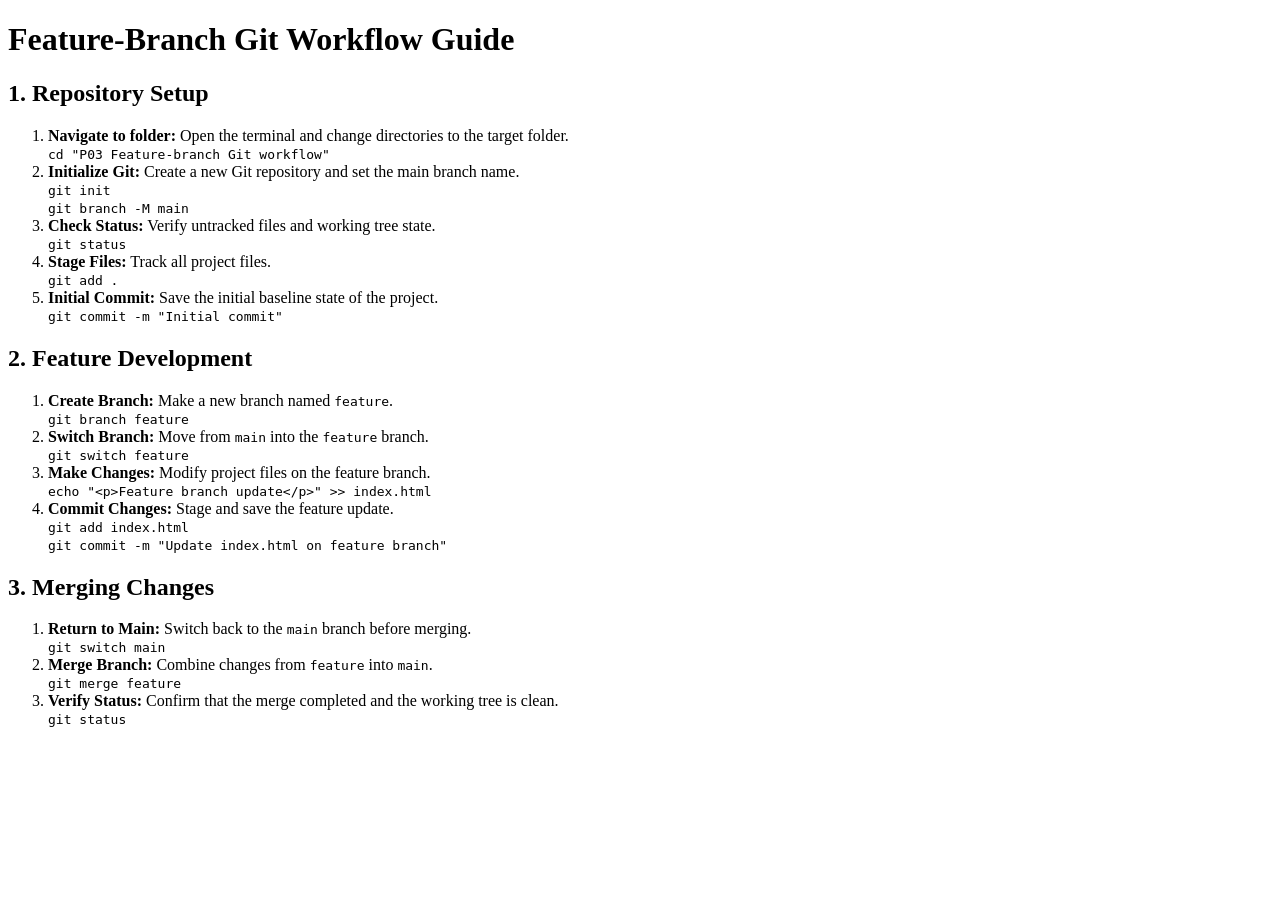
<file: P03 Feature-branch Git workflow/index.html>
<!DOCTYPE html>
<html>
<head>
    
    <title>Feature-Branch Git Workflow</title>
</head>
<body>

    <h1>Feature-Branch Git Workflow Guide</h1>
    
    <h2>1. Repository Setup</h2>
    <ol>
        <li>
            <strong>Navigate to folder:</strong> Open the terminal and change directories to the target folder.
            <br><code>cd "P03 Feature-branch Git workflow"</code>
        </li>
        <li>
            <strong>Initialize Git:</strong> Create a new Git repository and set the main branch name.
            <br><code>git init</code>
            <br><code>git branch -M main</code>
        </li>
        <li>
            <strong>Check Status:</strong> Verify untracked files and working tree state.
            <br><code>git status</code>
        </li>
        <li>
            <strong>Stage Files:</strong> Track all project files.
            <br><code>git add .</code>
        </li>
        <li>
            <strong>Initial Commit:</strong> Save the initial baseline state of the project.
            <br><code>git commit -m "Initial commit"</code>
        </li>
    </ol>

    <h2>2. Feature Development</h2>
    <ol>
        <li>
            <strong>Create Branch:</strong> Make a new branch named <code>feature</code>.
            <br><code>git branch feature</code>
        </li>
        <li>
            <strong>Switch Branch:</strong> Move from <code>main</code> into the <code>feature</code> branch.
            <br><code>git switch feature</code>
        </li>
        <li>
            <strong>Make Changes:</strong> Modify project files on the feature branch.
            <br><code>echo "&lt;p&gt;Feature branch update&lt;/p&gt;" &gt;&gt; index.html</code>
        </li>
        <li>
            <strong>Commit Changes:</strong> Stage and save the feature update.
            <br><code>git add index.html</code>
            <br><code>git commit -m "Update index.html on feature branch"</code>
        </li>
    </ol>

    <h2>3. Merging Changes</h2>
    <ol>
        <li>
            <strong>Return to Main:</strong> Switch back to the <code>main</code> branch before merging.
            <br><code>git switch main</code>
        </li>
        <li>
            <strong>Merge Branch:</strong> Combine changes from <code>feature</code> into <code>main</code>.
            <br><code>git merge feature</code>
        </li>
        <li>
            <strong>Verify Status:</strong> Confirm that the merge completed and the working tree is clean.
            <br><code>git status</code>
        </li>
    </ol>

</body>
</html>
</file>
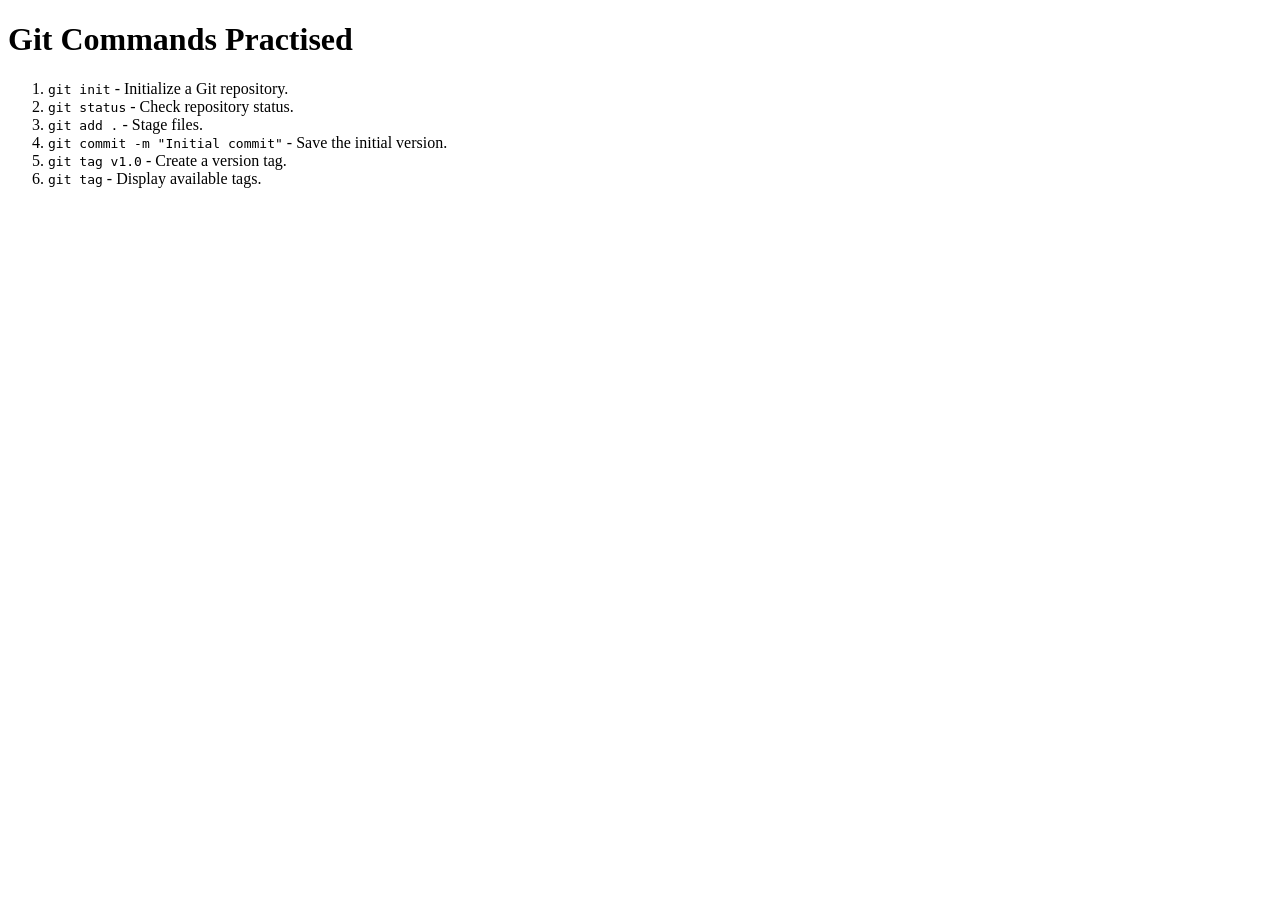
<file: P04 GitHub README and Version Tags/index.html>
<!DOCTYPE html>
<html>
<head>
   
    <title>P4 - Git Commands Practised</title>
</head>
<body>

    <h1>Git Commands Practised</h1>

    <ol>
        <li>
            <code>git init</code> - Initialize a Git repository.
        </li>
        <li>
            <code>git status</code> - Check repository status.
        </li>
        <li>
            <code>git add .</code> - Stage files.
        </li>
        <li>
            <code>git commit -m "Initial commit"</code> - Save the initial version.
        </li>
        <li>
            <code>git tag v1.0</code> - Create a version tag.
        </li>
        <li>
            <code>git tag</code> - Display available tags.
        </li>
    </ol>

</body>
</html>
</file>
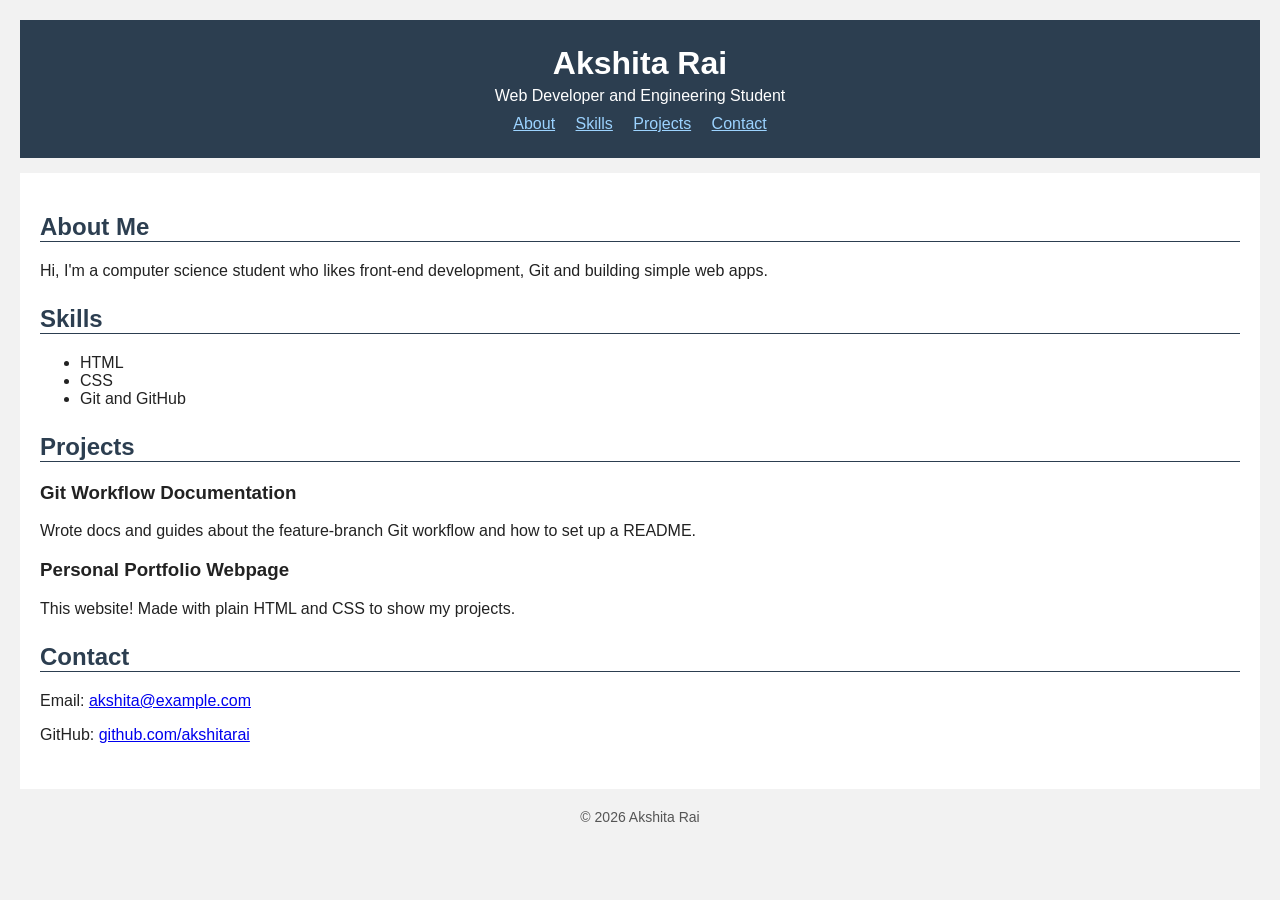
<file: P05 Semantic bio page/index.html>
<!DOCTYPE html>
<html>
<head>
   
    <title>Akshita Rai - Portfolio</title>
    <style>
        body {
            font-family: Arial, sans-serif;
            margin: 0;
            padding: 20px;
            background-color: #f2f2f2;
            color: #222;
        }

        
        header {
            background-color: #2c3e50;
            color: white;
            text-align: center;
            padding: 25px;
        }

        header h1 {
            margin: 0;
        }

        header p {
            margin: 5px 0 10px 0;
        }

        nav a {
            color: #9cd3ff;
            margin: 0 8px;
        }

        main {
            background-color: white;
            padding: 20px;
            margin-top: 15px;
        }

        h2 {
            color: #2c3e50;
            border-bottom: 1px solid #2c3e50;
        }

        section {
            margin-bottom: 25px;
        }

        footer {
            text-align: center;
            margin-top: 20px;
            font-size: 14px;
            color: #555;
        }
    </style>
</head>
<body>

    <header>
        <h1>Akshita Rai</h1>
        <p>Web Developer and Engineering Student</p>
        <nav>
            <a href="#about">About</a>
            <a href="#skills">Skills</a>
            <a href="#projects">Projects</a>
            <a href="#contact">Contact</a>
        </nav>
    </header>

    <main>

       
        <section id="about">
            <h2>About Me</h2>
            <p>Hi, I'm a computer science student who likes front-end development, Git and building simple web apps.</p>
        </section>

        
        <section id="skills">
            <h2>Skills</h2>
            <ul>
                <li>HTML</li>
                <li>CSS</li>
                <li>Git and GitHub</li>
                
            </ul>
        </section>

       
        <section id="projects">
            <h2>Projects</h2>

            <h3>Git Workflow Documentation</h3>
            <p>Wrote docs and guides about the feature-branch Git workflow and how to set up a README.</p>

            <h3>Personal Portfolio Webpage</h3>
            <p>This website! Made with plain HTML and CSS to show my projects.</p>
        </section>

        
        <section id="contact">
            <h2>Contact</h2>
            <p>Email: <a href="mailto:akshita@example.com">akshita@example.com</a></p>
            <p>GitHub: <a href="https://github.com/akshitarai" target="_blank">github.com/akshitarai</a></p>
        </section>

    </main>

    <footer>
        <p>&copy; 2026 Akshita Rai</p>
    </footer>

</body>
</html>
</file>
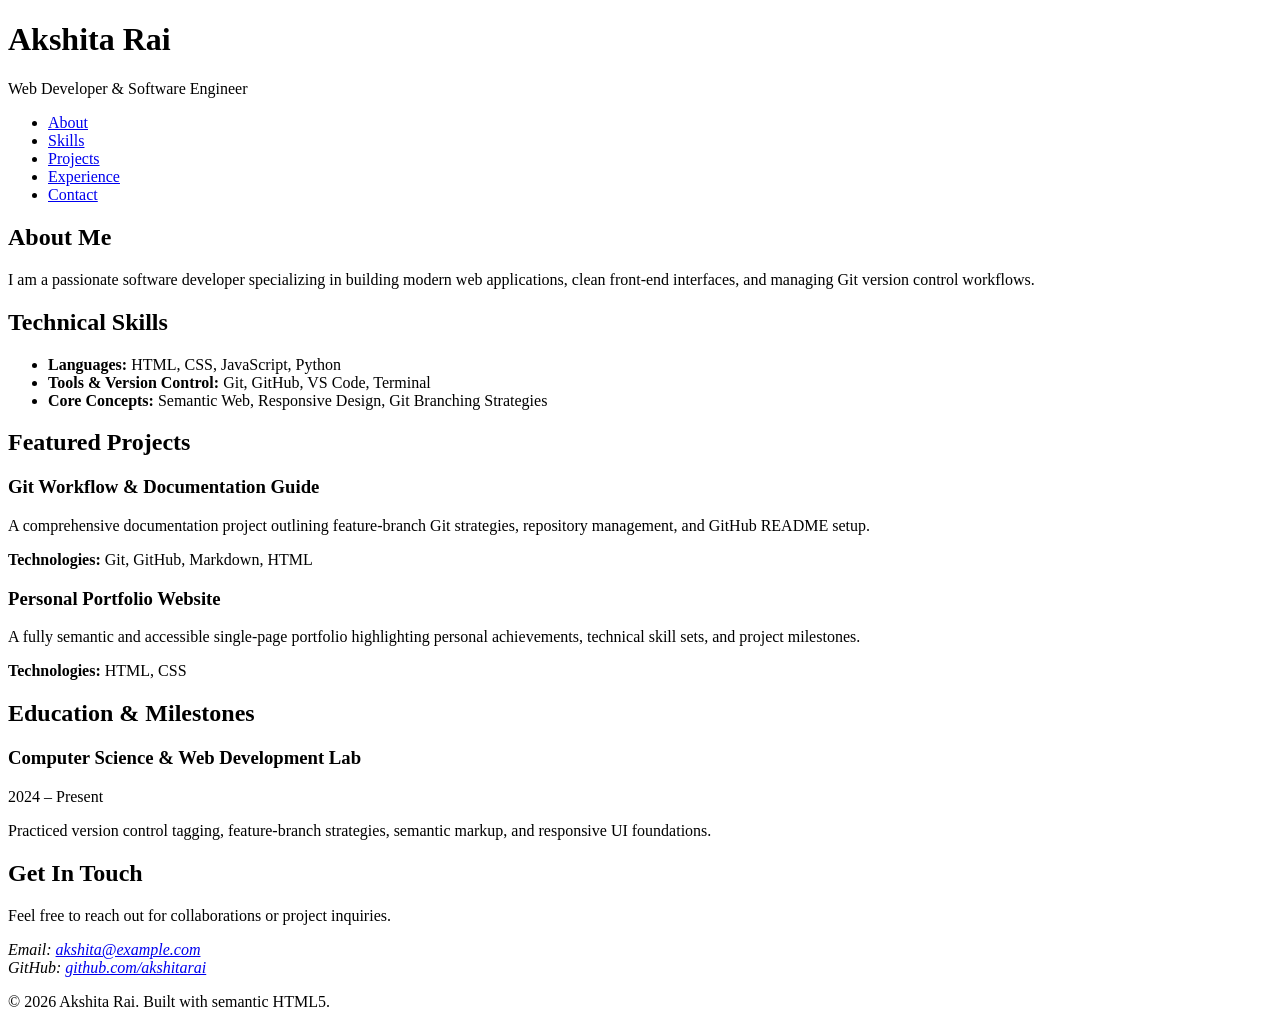
<file: P06 Full portfolio page structure in semantic HTML/index.html>
<!DOCTYPE html>
<html>
<head>
    
    <title>Akshita Rai | Developer Portfolio</title>
</head>
<body>

   
    <header>
        <h1>Akshita Rai</h1>
        <p>Web Developer & Software Engineer</p>
        <nav>
            <ul>
                <li><a href="#about">About</a></li>
                <li><a href="#skills">Skills</a></li>
                <li><a href="#projects">Projects</a></li>
                <li><a href="#experience">Experience</a></li>
                <li><a href="#contact">Contact</a></li>
            </ul>
        </nav>
    </header>

    
    <main>

        
        <section id="about">
            <h2>About Me</h2>
            <p>I am a passionate software developer specializing in building modern web applications, clean front-end interfaces, and managing Git version control workflows.</p>
        </section>

       
        <section id="skills">
            <h2>Technical Skills</h2>
            <ul>
                <li><strong>Languages:</strong> HTML, CSS, JavaScript, Python</li>
                <li><strong>Tools & Version Control:</strong> Git, GitHub, VS Code, Terminal</li>
                <li><strong>Core Concepts:</strong> Semantic Web, Responsive Design, Git Branching Strategies</li>
            </ul>
        </section>

       
        <section id="projects">
            <h2>Featured Projects</h2>

            <article>
                <h3>Git Workflow & Documentation Guide</h3>
                <p>A comprehensive documentation project outlining feature-branch Git strategies, repository management, and GitHub README setup.</p>
                <p><strong>Technologies:</strong> Git, GitHub, Markdown, HTML</p>
            </article>

            <article>
                <h3>Personal Portfolio Website</h3>
                <p>A fully semantic and accessible single-page portfolio highlighting personal achievements, technical skill sets, and project milestones.</p>
                <p><strong>Technologies:</strong> HTML, CSS</p>
            </article>
        </section>

        
        <section id="experience">
            <h2>Education & Milestones</h2>
            <article>
                <h3>Computer Science & Web Development Lab</h3>
                <p><time datetime="2024">2024</time> – Present</p>
                <p>Practiced version control tagging, feature-branch strategies, semantic markup, and responsive UI foundations.</p>
            </article>
        </section>

       
        <section id="contact">
            <h2>Get In Touch</h2>
            <p>Feel free to reach out for collaborations or project inquiries.</p>
            <address>
                Email: <a href="mailto:akshita@example.com">akshita@example.com</a><br>
                GitHub: <a href="https://github.com" target="_blank" rel="noopener">github.com/akshitarai</a>
            </address>
        </section>

    </main>

   
    <footer>
        <p>&copy; 2026 Akshita Rai. Built with semantic HTML5.</p>
    </footer>

</body>
</html>
</file>
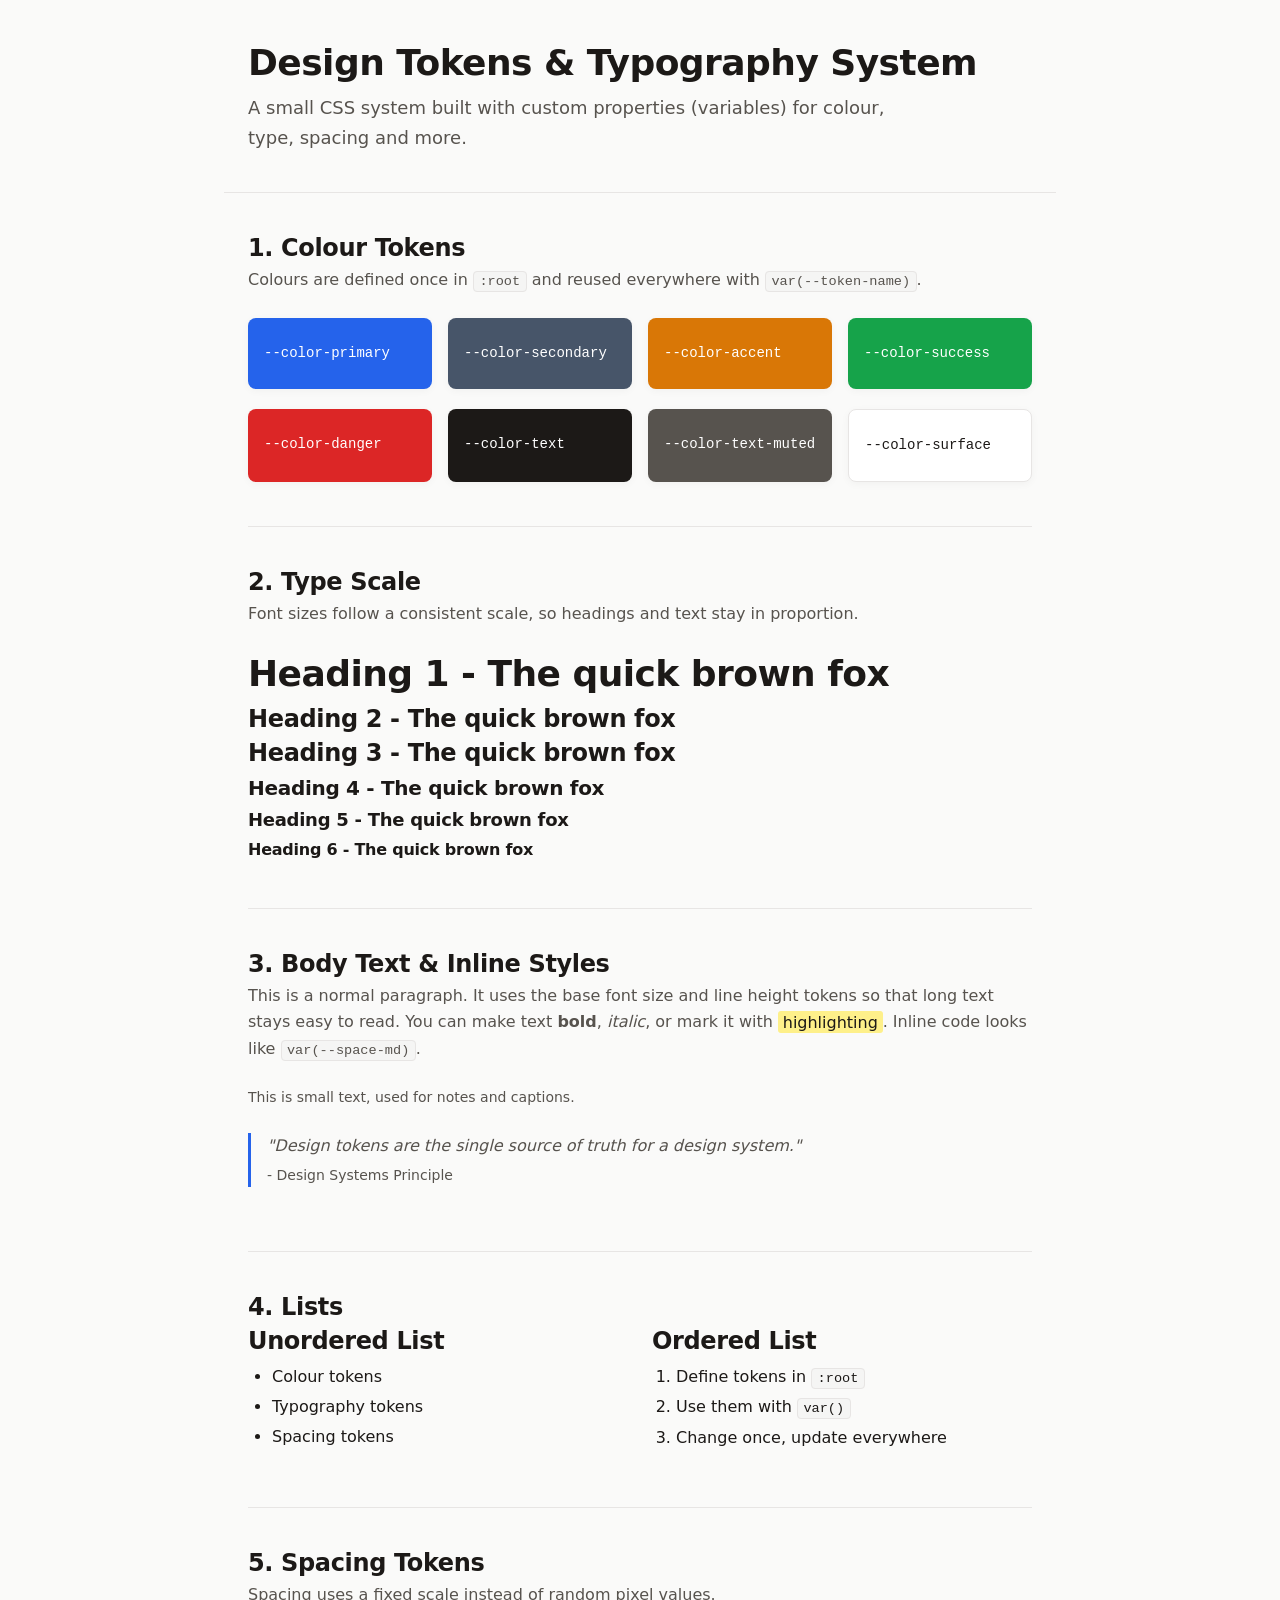
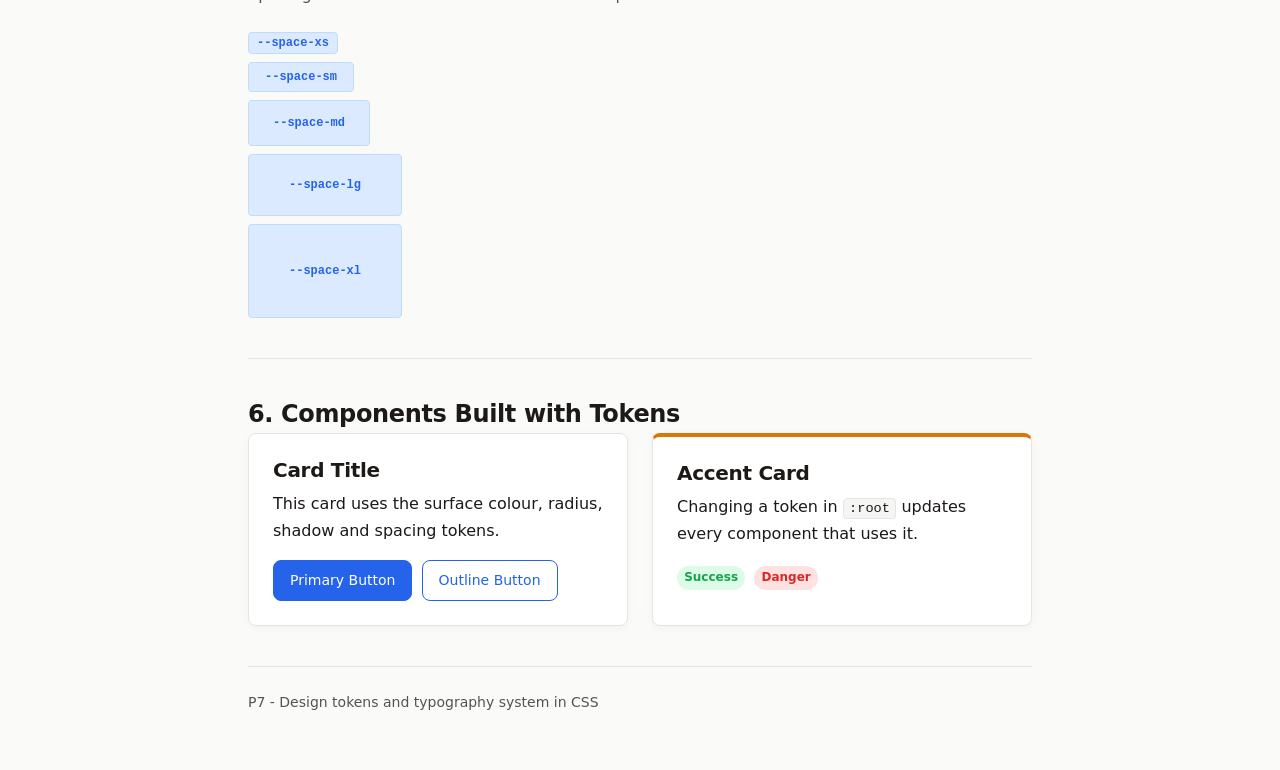
<file: P07 Design tokens and typography system in CSS/index.html>
<!DOCTYPE html>
<html>
<head>
    
    <title>P7 - Design Tokens and Typography System</title>
    <link rel="stylesheet" href="style.css">
</head>
<body>

    <header class="site-header">
        <h1>Design Tokens &amp; Typography System</h1>
        <p class="lead">A small CSS system built with custom properties (variables) for colour, type, spacing and more.</p>
    </header>

    <main class="container">

        
        <section>
            <h2>1. Colour Tokens</h2>
            <p>Colours are defined once in <code>:root</code> and reused everywhere with <code>var(--token-name)</code>.</p>
            <ul class="swatches">
                <li class="swatch swatch-primary">--color-primary</li>
                <li class="swatch swatch-secondary">--color-secondary</li>
                <li class="swatch swatch-accent">--color-accent</li>
                <li class="swatch swatch-success">--color-success</li>
                <li class="swatch swatch-danger">--color-danger</li>
                <li class="swatch swatch-text">--color-text</li>
                <li class="swatch swatch-muted">--color-text-muted</li>
                <li class="swatch swatch-surface">--color-surface</li>
            </ul>
        </section>

       
        <section>
            <h2>2. Type Scale</h2>
            <p>Font sizes follow a consistent scale, so headings and text stay in proportion.</p>
            <h1>Heading 1 - The quick brown fox</h1>
            <h2>Heading 2 - The quick brown fox</h2>
            <h3>Heading 3 - The quick brown fox</h3>
            <h4>Heading 4 - The quick brown fox</h4>
            <h5>Heading 5 - The quick brown fox</h5>
            <h6>Heading 6 - The quick brown fox</h6>
        </section>
      
        <section>
            <h2>3. Body Text &amp; Inline Styles</h2>
            <p>
                This is a normal paragraph. It uses the base font size and line height tokens so that long
                text stays easy to read. You can make text <strong>bold</strong>, <em>italic</em>,
                or mark it with <mark>highlighting</mark>. Inline code looks like <code>var(--space-md)</code>.
            </p>
            <p class="small">This is small text, used for notes and captions.</p>
            <blockquote>
                "Design tokens are the single source of truth for a design system."
                <cite>- Design Systems Principle</cite>
            </blockquote>
        </section>

      
        <section>
            <h2>4. Lists</h2>
            <div class="grid-two">
                <div>
                    <h3>Unordered List</h3>
                    <ul>
                        <li>Colour tokens</li>
                        <li>Typography tokens</li>
                        <li>Spacing tokens</li>
                    </ul>
                </div>
                <div>
                    <h3>Ordered List</h3>
                    <ol>
                        <li>Define tokens in <code>:root</code></li>
                        <li>Use them with <code>var()</code></li>
                        <li>Change once, update everywhere</li>
                    </ol>
                </div>
            </div>
        </section>

        
        <section>
            <h2>5. Spacing Tokens</h2>
            <p>Spacing uses a fixed scale instead of random pixel values.</p>
            <div class="spacing-demo">
                <div class="space-bar space-xs">--space-xs</div>
                <div class="space-bar space-sm">--space-sm</div>
                <div class="space-bar space-md">--space-md</div>
                <div class="space-bar space-lg">--space-lg</div>
                <div class="space-bar space-xl">--space-xl</div>
            </div>
        </section>

       
        <section>
            <h2>6. Components Built with Tokens</h2>
            <div class="grid-two">
                <article class="card">
                    <h3>Card Title</h3>
                    <p>This card uses the surface colour, radius, shadow and spacing tokens.</p>
                    <a href="#" class="btn">Primary Button</a>
                    <a href="#" class="btn btn-outline">Outline Button</a>
                </article>
                <article class="card card-accent">
                    <h3>Accent Card</h3>
                    <p>Changing a token in <code>:root</code> updates every component that uses it.</p>
                    <span class="badge badge-success">Success</span>
                    <span class="badge badge-danger">Danger</span>
                </article>
            </div>
        </section>

    </main>

    <footer class="site-footer">
        <p>P7 - Design tokens and typography system in CSS</p>
    </footer>

</body>
</html>
</file>
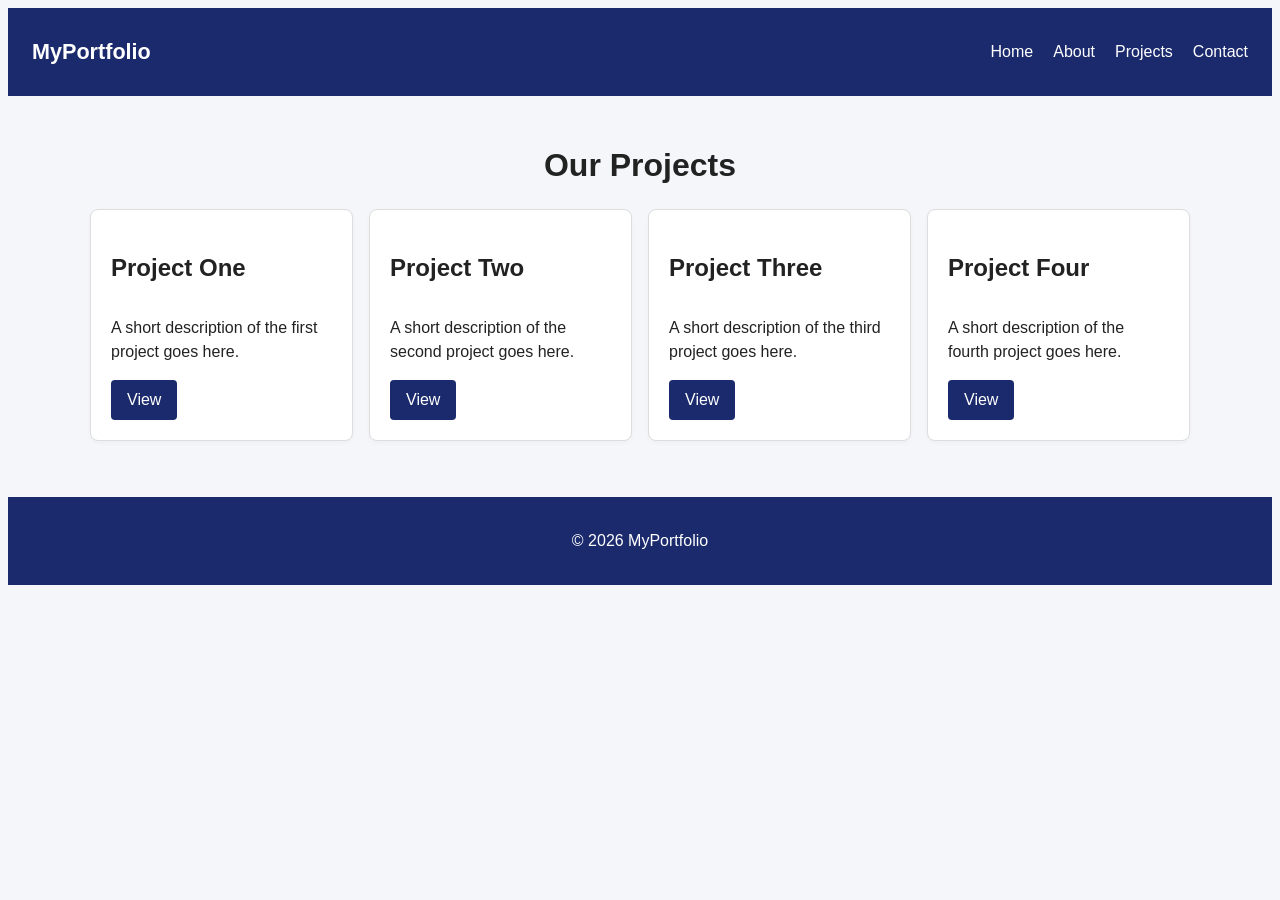
<file: P09 Responsive navbar and card grid using Flexbox/index.html>
<!DOCTYPE html>
<html>
<head>
 
  <title>Responsive Navbar and Cards</title>
  <link rel="stylesheet" href="style.css">
</head>
<body>

  <header class="navbar">
    <div class="logo">MyPortfolio</div>
    <nav>
      <ul class="nav-links">
        <li><a href="#">Home</a></li>
        <li><a href="#">About</a></li>
        <li><a href="#">Projects</a></li>
        <li><a href="#">Contact</a></li>
      </ul>
    </nav>
  </header>

  <main class="container">
    <h1>Our Projects</h1>

    <section class="cards">
      <article class="card">
        <h2>Project One</h2>
        <p>A short description of the first project goes here.</p>
        <a href="#" class="btn">View</a>
      </article>

      <article class="card">
        <h2>Project Two</h2>
        <p>A short description of the second project goes here.</p>
        <a href="#" class="btn">View</a>
      </article>

      <article class="card">
        <h2>Project Three</h2>
        <p>A short description of the third project goes here.</p>
        <a href="#" class="btn">View</a>
      </article>

      <article class="card">
        <h2>Project Four</h2>
        <p>A short description of the fourth project goes here.</p>
        <a href="#" class="btn">View</a>
      </article>
    </section>
  </main>

  <footer class="footer">
    <p>&copy; 2026 MyPortfolio</p>
  </footer>

</body>
</html>
</file>
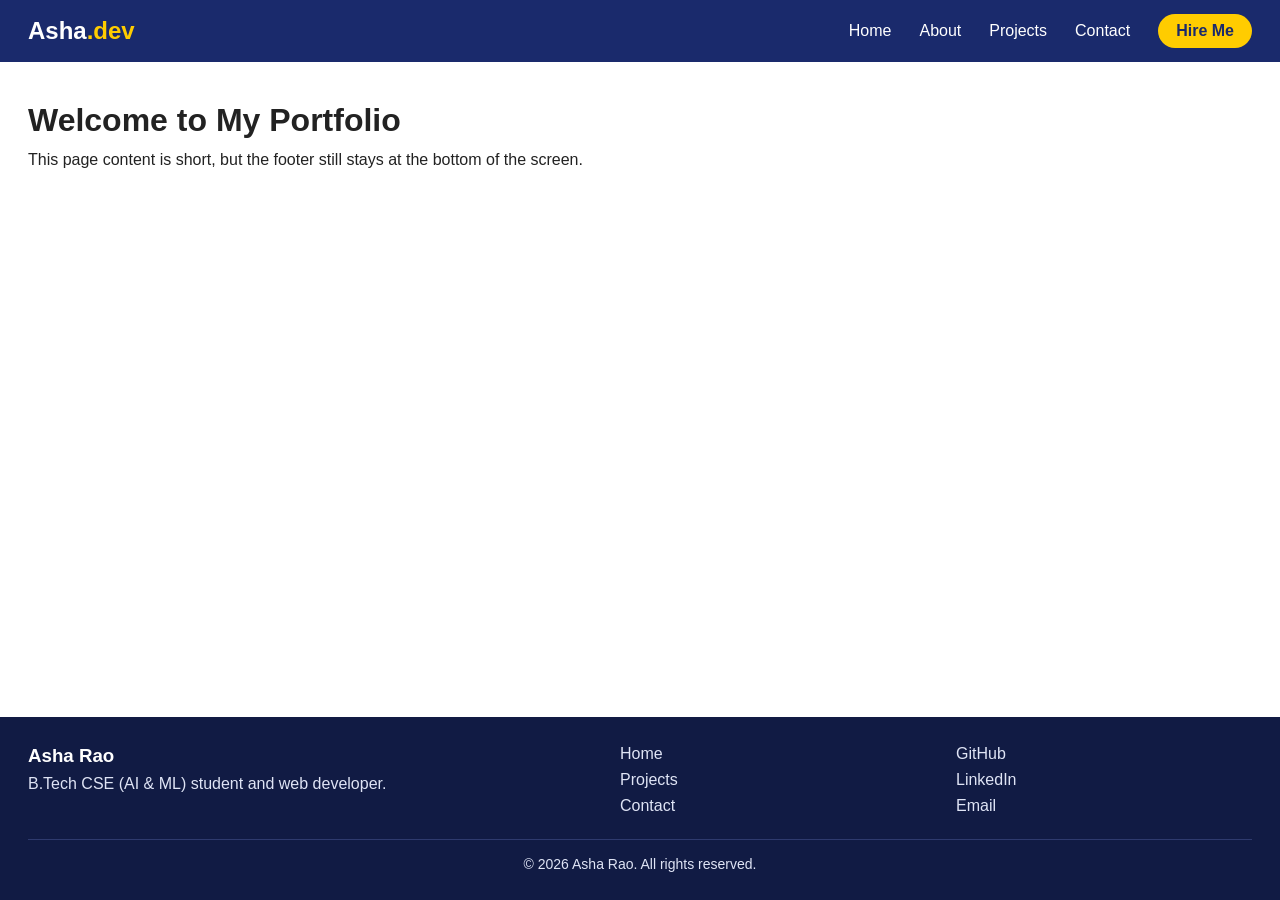
<file: P10 Portfolio header and footer with advanced Flexbox/index.html>
<!DOCTYPE html>
<html lang="en">
<head>
  <meta charset="UTF-8">
  <meta name="viewport" content="width=device-width, initial-scale=1.0">
  <title>Portfolio Header and Footer</title>
  <link rel="stylesheet" href="style.css">
</head>
<body>

  <header class="site-header">
    <a href="#" class="brand">Asha<span>.dev</span></a>

    <nav class="main-nav">
      <ul class="nav-list">
        <li><a href="#">Home</a></li>
        <li><a href="#">About</a></li>
        <li><a href="#">Projects</a></li>
        <li><a href="#">Contact</a></li>
      </ul>
    </nav>

    <a href="#" class="hire-btn">Hire Me</a>
  </header>

  <main class="content">
    <h1>Welcome to My Portfolio</h1>
    <p>This page content is short, but the footer still stays at the bottom of the screen.</p>
  </main>

  <footer class="site-footer">
    <div class="footer-about">
      <h3>Asha Rao</h3>
      <p>B.Tech CSE (AI &amp; ML) student and web developer.</p>
    </div>

    <ul class="footer-links">
      <li><a href="#">Home</a></li>
      <li><a href="#">Projects</a></li>
      <li><a href="#">Contact</a></li>
    </ul>

    <ul class="social-links">
      <li><a href="#">GitHub</a></li>
      <li><a href="#">LinkedIn</a></li>
      <li><a href="#">Email</a></li>
    </ul>

    <p class="copyright">&copy; 2026 Asha Rao. All rights reserved.</p>
  </footer>

</body>
</html>
</file>
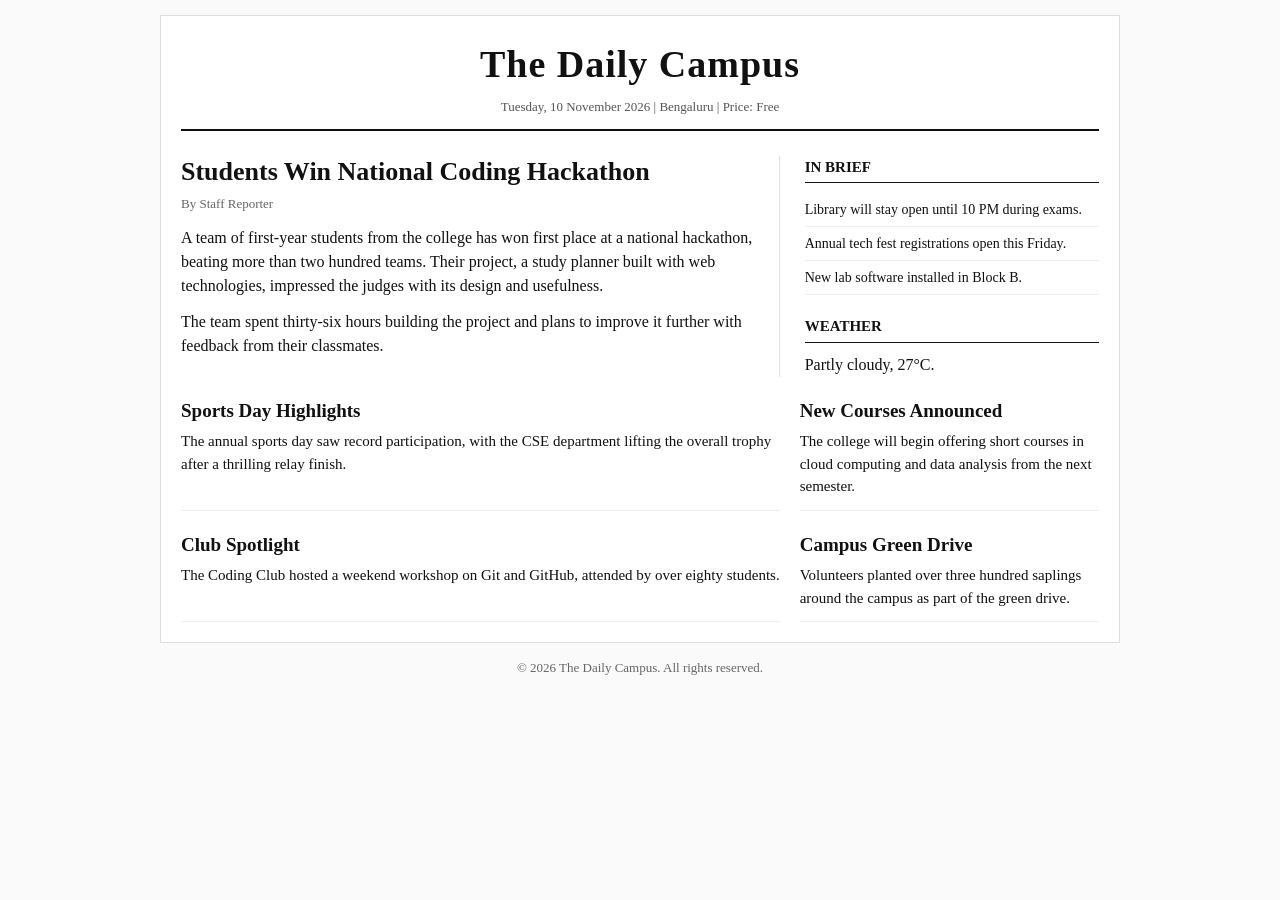
<file: P11  Newspaper-style three-column layout with CSS Grid/index.html>
<!DOCTYPE html>
<html>
<head>
  
  <title>The Daily Campus</title>
  <link rel="stylesheet" href="style.css">
</head>
<body>

  <div class="newspaper">

    <header class="masthead">
      <h1>The Daily Campus</h1>
      <p class="dateline">Tuesday, 10 November 2026 | Bengaluru | Price: Free</p>
    </header>

    <article class="lead">
      <h2>Students Win National Coding Hackathon</h2>
      <p class="byline">By Staff Reporter</p>
      <p>A team of first-year students from the college has won first place at a national
         hackathon, beating more than two hundred teams. Their project, a study planner
         built with web technologies, impressed the judges with its design and usefulness.</p>
      <p>The team spent thirty-six hours building the project and plans to improve it
         further with feedback from their classmates.</p>
    </article>

    <aside class="sidebar">
      <h3>In Brief</h3>
      <ul>
        <li>Library will stay open until 10 PM during exams.</li>
        <li>Annual tech fest registrations open this Friday.</li>
        <li>New lab software installed in Block B.</li>
      </ul>
      <h3>Weather</h3>
      <p>Partly cloudy, 27&deg;C.</p>
    </aside>

    <article class="story">
      <h2>Sports Day Highlights</h2>
      <p>The annual sports day saw record participation, with the CSE department
         lifting the overall trophy after a thrilling relay finish.</p>
    </article>

    <article class="story">
      <h2>New Courses Announced</h2>
      <p>The college will begin offering short courses in cloud computing and
         data analysis from the next semester.</p>
    </article>

    <article class="story">
      <h2>Club Spotlight</h2>
      <p>The Coding Club hosted a weekend workshop on Git and GitHub, attended
         by over eighty students.</p>
    </article>

    <article class="story">
      <h2>Campus Green Drive</h2>
      <p>Volunteers planted over three hundred saplings around the campus as part
         of the green drive.</p>
    </article>

  </div>

  <footer class="footer">
    <p>&copy; 2026 The Daily Campus. All rights reserved.</p>
  </footer>

</body>
</html>
</file>
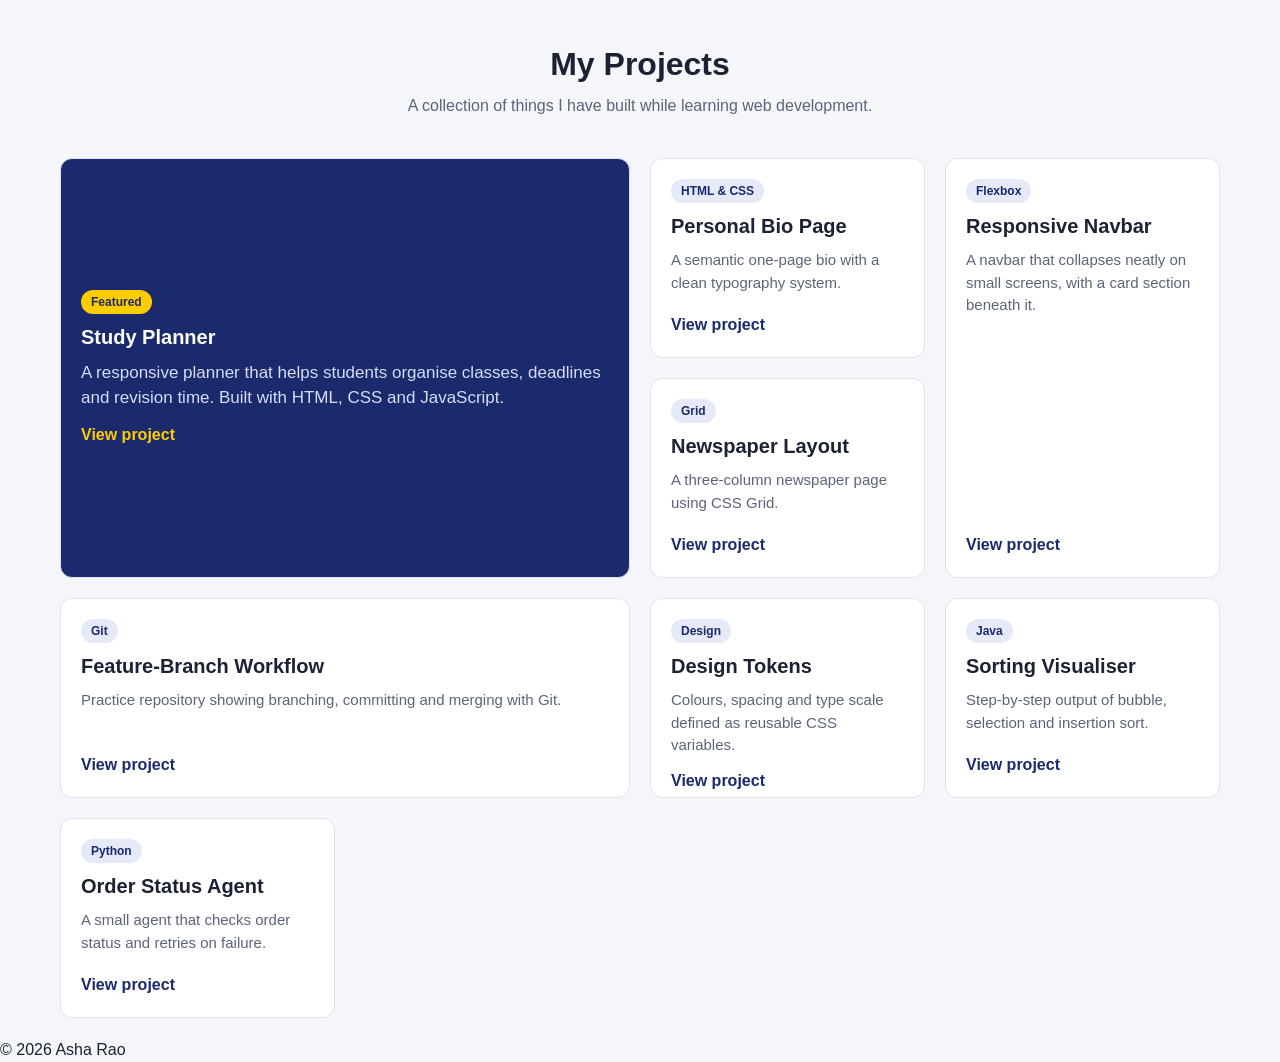
<file: P12 Portfolio projects grid with advanced CSS Grid/index.html>
<!DOCTYPE html>
<html>
<head>

  <title>Portfolio Projects</title>
  <link rel="stylesheet" href="style.css">
</head>
<body>

  <header class="page-header">
    <h1>My Projects</h1>
    <p>A collection of things I have built while learning web development.</p>
  </header>

  <main class="projects">

    <article class="project featured">
      <span class="tag">Featured</span>
      <h2>Study Planner</h2>
      <p>A responsive planner that helps students organise classes, deadlines and revision
         time. Built with HTML, CSS and JavaScript.</p>
      <a href="#" class="link">View project</a>
    </article>

    <article class="project">
      <span class="tag">HTML &amp; CSS</span>
      <h2>Personal Bio Page</h2>
      <p>A semantic one-page bio with a clean typography system.</p>
      <a href="#" class="link">View project</a>
    </article>

    <article class="project tall">
      <span class="tag">Flexbox</span>
      <h2>Responsive Navbar</h2>
      <p>A navbar that collapses neatly on small screens, with a card section beneath it.</p>
      <a href="#" class="link">View project</a>
    </article>

    <article class="project">
      <span class="tag">Grid</span>
      <h2>Newspaper Layout</h2>
      <p>A three-column newspaper page using CSS Grid.</p>
      <a href="#" class="link">View project</a>
    </article>

    <article class="project wide">
      <span class="tag">Git</span>
      <h2>Feature-Branch Workflow</h2>
      <p>Practice repository showing branching, committing and merging with Git.</p>
      <a href="#" class="link">View project</a>
    </article>

    <article class="project">
      <span class="tag">Design</span>
      <h2>Design Tokens</h2>
      <p>Colours, spacing and type scale defined as reusable CSS variables.</p>
      <a href="#" class="link">View project</a>
    </article>

    <article class="project">
      <span class="tag">Java</span>
      <h2>Sorting Visualiser</h2>
      <p>Step-by-step output of bubble, selection and insertion sort.</p>
      <a href="#" class="link">View project</a>
    </article>

    <article class="project">
      <span class="tag">Python</span>
      <h2>Order Status Agent</h2>
      <p>A small agent that checks order status and retries on failure.</p>
      <a href="#" class="link">View project</a>
    </article>

  </main>

  <footer class="page-footer">
    <p>&copy; 2026 Asha Rao</p>
  </footer>

</body>
</html>
</file>
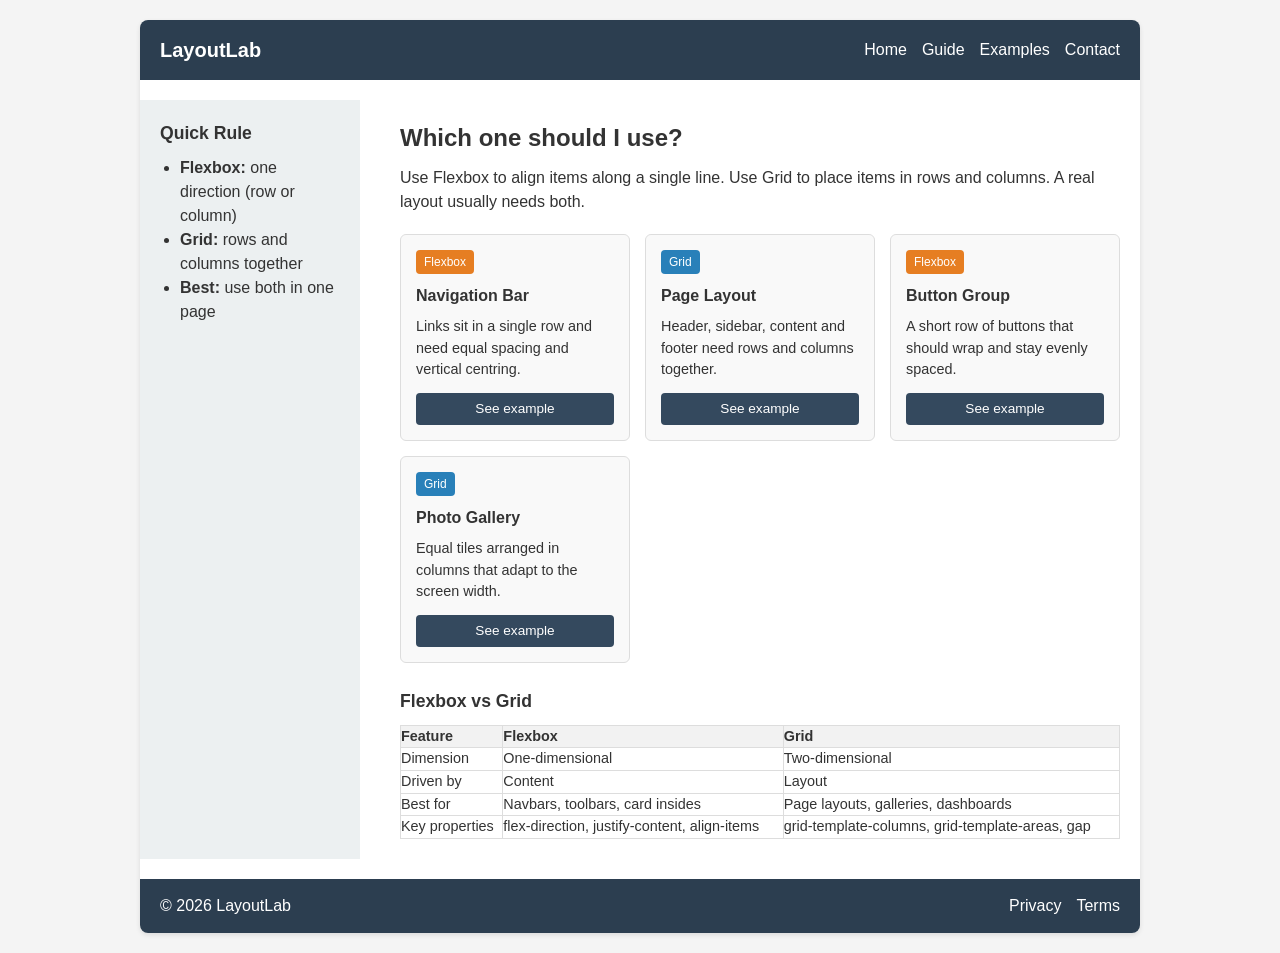
<file: P13 Choosing between Flexbox and Grid for a shared layout/index.html>
<!DOCTYPE html>
<html>
<head>

  <title>Flexbox and Grid Together</title>
  <link rel="stylesheet" href="style.css">
</head>
<body>


  <div class="page">

   
    <header class="navbar">
      <div class="logo">LayoutLab</div>
      <nav>
        <ul class="nav-links">
          <li><a href="#">Home</a></li>
          <li><a href="#">Guide</a></li>
          <li><a href="#">Examples</a></li>
          <li><a href="#">Contact</a></li>
        </ul>
      </nav>
    </header>

   
    <aside class="sidebar">
      <h2>Quick Rule</h2>
      <ul>
        <li><strong>Flexbox:</strong> one direction (row or column)</li>
        <li><strong>Grid:</strong> rows and columns together</li>
        <li><strong>Best:</strong> use both in one page</li>
      </ul>
    </aside>

    <main class="main">

      <section class="intro">
        <h1>Which one should I use?</h1>
        <p>Use Flexbox to align items along a single line. Use Grid to place items
           in rows and columns. A real layout usually needs both.</p>
      </section>

    
      <section class="cards">

       
        <article class="card">
          <span class="badge flex">Flexbox</span>
          <h3>Navigation Bar</h3>
          <p>Links sit in a single row and need equal spacing and vertical centring.</p>
          <a href="#" class="btn">See example</a>
        </article>

        <article class="card">
          <span class="badge grid">Grid</span>
          <h3>Page Layout</h3>
          <p>Header, sidebar, content and footer need rows and columns together.</p>
          <a href="#" class="btn">See example</a>
        </article>

        <article class="card">
          <span class="badge flex">Flexbox</span>
          <h3>Button Group</h3>
          <p>A short row of buttons that should wrap and stay evenly spaced.</p>
          <a href="#" class="btn">See example</a>
        </article>

        <article class="card">
          <span class="badge grid">Grid</span>
          <h3>Photo Gallery</h3>
          <p>Equal tiles arranged in columns that adapt to the screen width.</p>
          <a href="#" class="btn">See example</a>
        </article>

      </section>

      
      <section class="compare">
        <h2>Flexbox vs Grid</h2>
        <table>
          <thead>
            <tr><th>Feature</th><th>Flexbox</th><th>Grid</th></tr>
          </thead>
          <tbody>
            <tr><td>Dimension</td><td>One-dimensional</td><td>Two-dimensional</td></tr>
            <tr><td>Driven by</td><td>Content</td><td>Layout</td></tr>
            <tr><td>Best for</td><td>Navbars, toolbars, card insides</td><td>Page layouts, galleries, dashboards</td></tr>
            <tr><td>Key properties</td><td>flex-direction, justify-content, align-items</td><td>grid-template-columns, grid-template-areas, gap</td></tr>
          </tbody>
        </table>
      </section>

    </main>

   
    <footer class="footer">
      <p>&copy; 2026 LayoutLab</p>
      <ul class="footer-links">
        <li><a href="#">Privacy</a></li>
        <li><a href="#">Terms</a></li>
      </ul>
    </footer>

  </div>

</body>
</html>
</file>
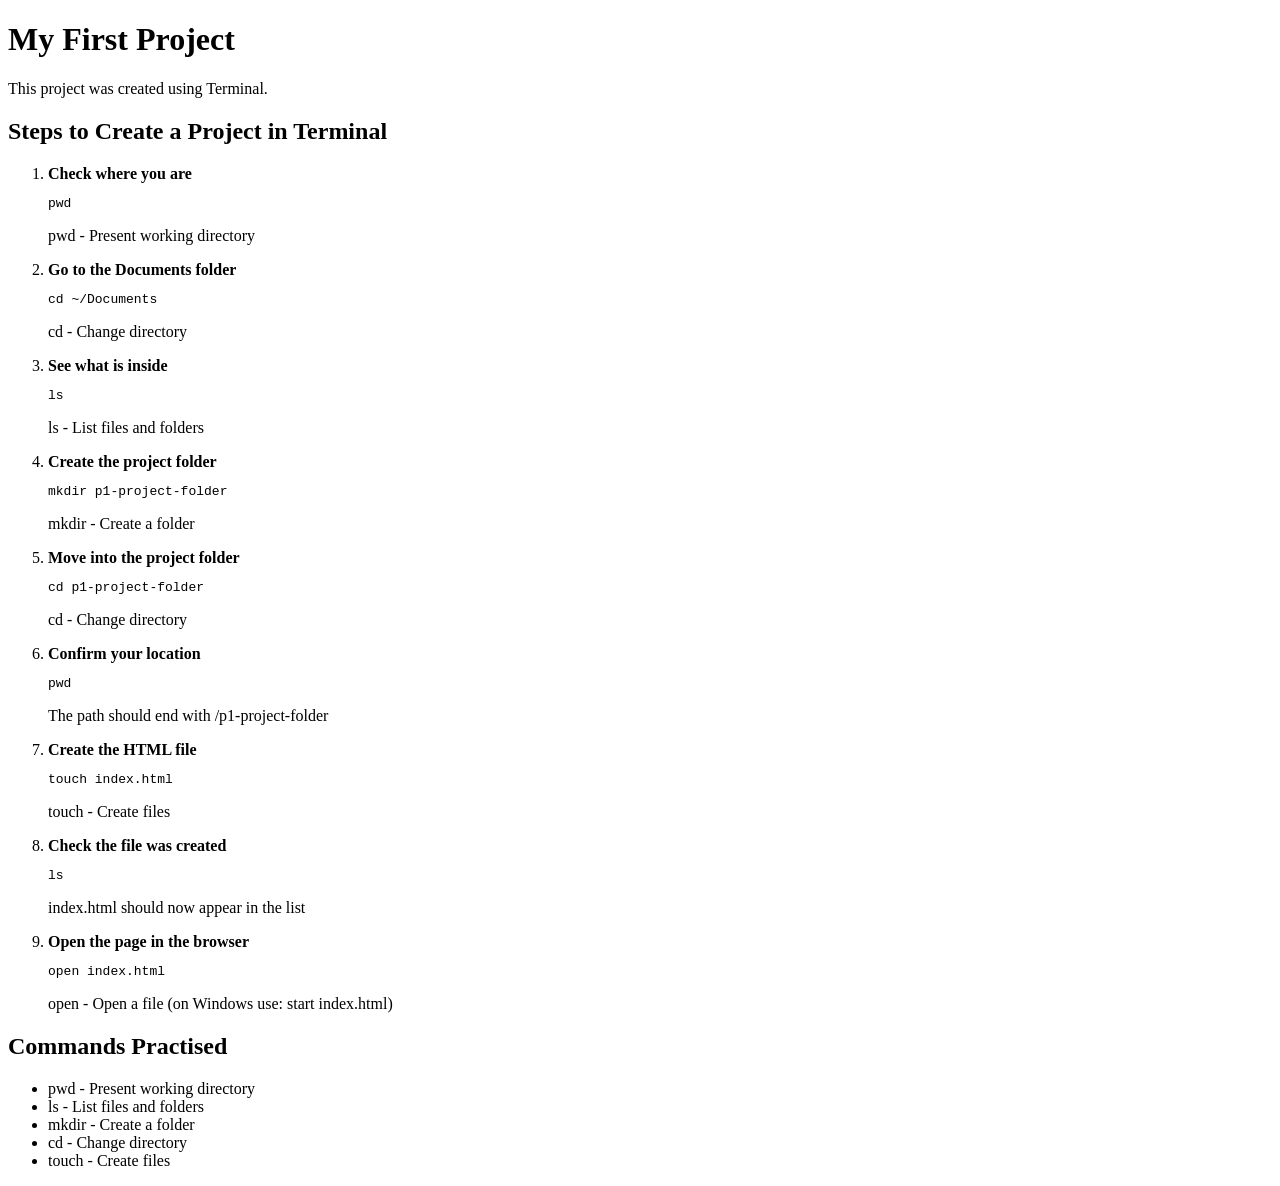
<file: Project folder and terminal navigation/index.html>
<!DOCTYPE html>
<html >
<head>
    <title>P1 - Project Folder</title>
</head>
<body>

    <h1>My First Project</h1>

    <p>This project was created using Terminal.</p>

    <h2>Steps to Create a Project in Terminal</h2>

    <ol>
        <li>
            <strong>Check where you are</strong>
            <pre>pwd</pre>
            <p>pwd - Present working directory</p>
        </li>

        <li>
            <strong>Go to the Documents folder</strong>
            <pre>cd ~/Documents</pre>
            <p>cd - Change directory</p>
        </li>

        <li>
            <strong>See what is inside</strong>
            <pre>ls</pre>
            <p>ls - List files and folders</p>
        </li>

        <li>
            <strong>Create the project folder</strong>
            <pre>mkdir p1-project-folder</pre>
            <p>mkdir - Create a folder</p>
        </li>

        <li>
            <strong>Move into the project folder</strong>
            <pre>cd p1-project-folder</pre>
            <p>cd - Change directory</p>
        </li>

        <li>
            <strong>Confirm your location</strong>
            <pre>pwd</pre>
            <p>The path should end with /p1-project-folder</p>
        </li>

        <li>
            <strong>Create the HTML file</strong>
            <pre>touch index.html</pre>
            <p>touch - Create files</p>
        </li>

        <li>
            <strong>Check the file was created</strong>
            <pre>ls</pre>
            <p>index.html should now appear in the list</p>
        </li>

        <li>
            <strong>Open the page in the browser</strong>
            <pre>open index.html</pre>
            <p>open - Open a file (on Windows use: start index.html)</p>
        </li>
    </ol>

    <h2>Commands Practised</h2>

    <ul>
        <li>pwd - Present working directory</li>
        <li>ls - List files and folders</li>
        <li>mkdir - Create a folder</li>
        <li>cd - Change directory</li>
        <li>touch - Create files</li>
    </ul>

</body>
</html>
</file>
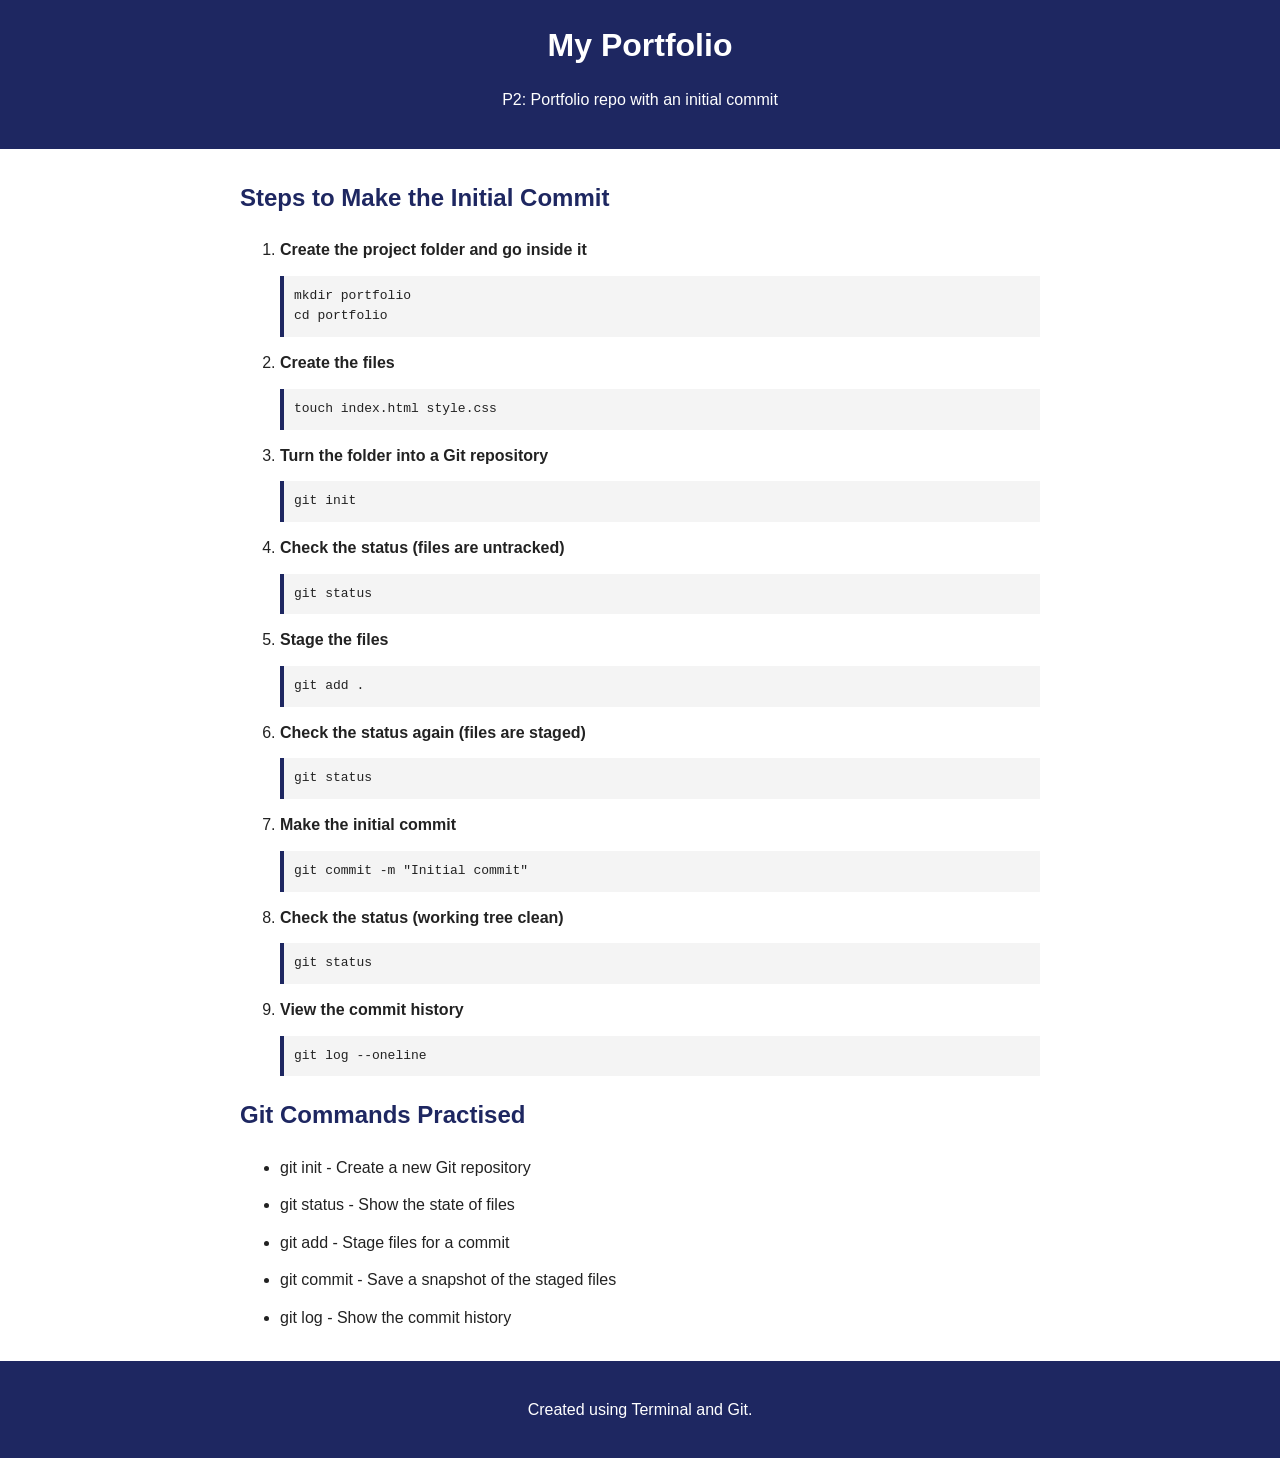
<file: P02 Portfolio repo with an initial commit/index (1).html>
<!DOCTYPE html>
<html>
<head>
    
    <title>P2 - Portfolio Repo with an Initial Commit</title>
    <link rel="stylesheet" href="style.css">
</head>
<body>

    <header>
        <h1>My Portfolio</h1>
        <p>P2: Portfolio repo with an initial commit</p>
    </header>

    <main>
        <section>
            <h2>Steps to Make the Initial Commit</h2>
            <ol>
                <li>
                    <strong>Create the project folder and go inside it</strong>
                    <pre>mkdir portfolio
cd portfolio</pre>
                </li>
                <li>
                    <strong>Create the files</strong>
                    <pre>touch index.html style.css</pre>
                </li>
                <li>
                    <strong>Turn the folder into a Git repository</strong>
                    <pre>git init</pre>
                </li>
                <li>
                    <strong>Check the status (files are untracked)</strong>
                    <pre>git status</pre>
                </li>
                <li>
                    <strong>Stage the files</strong>
                    <pre>git add .</pre>
                </li>
                <li>
                    <strong>Check the status again (files are staged)</strong>
                    <pre>git status</pre>
                </li>
                <li>
                    <strong>Make the initial commit</strong>
                    <pre>git commit -m "Initial commit"</pre>
                </li>
                <li>
                    <strong>Check the status (working tree clean)</strong>
                    <pre>git status</pre>
                </li>
                <li>
                    <strong>View the commit history</strong>
                    <pre>git log --oneline</pre>
                </li>
            </ol>
        </section>

        <section>
            <h2>Git Commands Practised</h2>
            <ul>
                <li>git init - Create a new Git repository</li>
                <li>git status - Show the state of files</li>
                <li>git add - Stage files for a commit</li>
                <li>git commit - Save a snapshot of the staged files</li>
                <li>git log - Show the commit history</li>
            </ul>
        </section>
    </main>

    <footer>
        <p>Created using Terminal and Git.</p>
    </footer>

</body>
</html>
</file>
<file: P07 Design tokens and typography system in CSS/style.css>
:root {
  
  --color-primary: #2563eb;
  --color-secondary: #475569;
  --color-accent: #d97706;
  --color-success: #16a34a;
  --color-danger: #dc2626;
  
  --color-bg: #fafaf9;
  --color-surface: #ffffff;
  --color-border: #e7e5e4;
  --color-text: #1c1917;
  --color-text-muted: #57534e;

  
  --font-sans: system-ui, -apple-system, BlinkMacSystemFont, "Segoe UI", Roboto, sans-serif;
  --font-mono: ui-monospace, SFMono-Regular, Menlo, Monaco, Consolas, monospace;

  
  --text-xs: 0.75rem;
  --text-sm: 0.875rem;
  --text-base: 1rem;
  --text-lg: 1.125rem;
  --text-xl: 1.25rem;
  --text-2xl: 1.5rem;
  --text-3xl: 1.875rem;
  --text-4xl: 2.25rem;

 
  --space-xs: 0.25rem;
  --space-sm: 0.5rem;
  --space-md: 1rem;
  --space-lg: 1.5rem;
  --space-xl: 2.5rem;

  
  --radius: 0.5rem;
  --shadow: 0 2px 8px rgba(0, 0, 0, 0.04);
}


* {
  box-sizing: border-box;
}

body {
  margin: 0;
  font-family: var(--font-sans);
  font-size: var(--text-base);
  line-height: 1.65;
  color: var(--color-text);
  background-color: var(--color-bg);
}

h1, h2, h3, h4, h5, h6 {
  margin-top: 0;
  margin-bottom: var(--space-sm);
  line-height: 1.25;
  font-weight: 600;
  letter-spacing: -0.015em;
}

h1 { font-size: var(--text-4xl); }
h2 { font-size: var(--text-3xl); }
h3 { font-size: var(--text-2xl); }
h4 { font-size: var(--text-xl); }
h5 { font-size: var(--text-lg); }
h6 { font-size: var(--text-base); }

p {
  margin-top: 0;
  margin-bottom: var(--space-md);
}

.lead {
  font-size: var(--text-lg);
  color: var(--color-text-muted);
  max-width: 60ch;
}

.small {
  font-size: var(--text-sm);
  color: var(--color-text-muted);
}

code {
  font-family: var(--font-mono);
  font-size: 0.85em;
  background-color: #f5f5f4;
  padding: 0.15em 0.4em;
  border-radius: 4px;
  border: 1px solid var(--color-border);
}

mark {
  background-color: #fef08a;
  color: var(--color-text);
  padding: 0.1em 0.3em;
  border-radius: 3px;
}

blockquote {
  margin: var(--space-lg) 0;
  padding-left: var(--space-md);
  border-left: 3px solid var(--color-primary);
  font-style: italic;
  color: var(--color-text-muted);
}

cite {
  display: block;
  margin-top: var(--space-xs);
  font-size: var(--text-sm);
  font-style: normal;
  font-weight: 500;
}


.site-header,
.container,
.site-footer {
  max-width: 52rem;
  margin: 0 auto;
  padding: 0 var(--space-lg);
}

.site-header {
  padding-top: var(--space-xl);
  padding-bottom: var(--space-lg);
  border-bottom: 1px solid var(--color-border);
}

section {
  padding: var(--space-xl) 0;
  border-bottom: 1px solid var(--color-border);
}

section > h2 {
  font-size: var(--text-2xl);
  margin-bottom: var(--space-xs);
}

section > p:first-of-type {
  color: var(--color-text-muted);
  margin-bottom: var(--space-lg);
}

.grid-two {
  display: grid;
  grid-template-columns: repeat(auto-fit, minmax(260px, 1fr));
  gap: var(--space-lg);
}

.site-footer {
  padding-top: var(--space-lg);
  padding-bottom: var(--space-xl);
  font-size: var(--text-sm);
  color: var(--color-text-muted);
}


.swatches {
  list-style: none;
  padding: 0;
  margin: 0;
  display: grid;
  grid-template-columns: repeat(auto-fill, minmax(180px, 1fr));
  gap: var(--space-md);
}

.swatch {
  padding: var(--space-lg) var(--space-md);
  border-radius: var(--radius);
  font-family: var(--font-mono);
  font-size: var(--text-sm);
  color: #ffffff;
  font-weight: 500;
  box-shadow: var(--shadow);
}

.swatch-primary   { background-color: var(--color-primary); }
.swatch-secondary { background-color: var(--color-secondary); }
.swatch-accent    { background-color: var(--color-accent); }
.swatch-success   { background-color: var(--color-success); }
.swatch-danger    { background-color: var(--color-danger); }
.swatch-text      { background-color: var(--color-text); }
.swatch-muted     { background-color: var(--color-text-muted); }
.swatch-surface   { 
  background-color: var(--color-surface); 
  color: var(--color-text); 
  border: 1px solid var(--color-border);
}

.spacing-demo {
  display: flex;
  flex-direction: column;
  gap: var(--space-sm);
  align-items: flex-start;
}

.space-bar {
  background-color: #dbeafe;
  color: var(--color-primary);
  border: 1px solid #bfdbfe;
  border-radius: 4px;
  font-family: var(--font-mono);
  font-size: var(--text-xs);
  font-weight: 600;
  line-height: 1;
}

.space-xs { padding: var(--space-xs) var(--space-sm); }
.space-sm { padding: var(--space-sm) var(--space-md); }
.space-md { padding: var(--space-md) var(--space-lg); }
.space-lg { padding: var(--space-lg) var(--space-xl); }
.space-xl { padding: var(--space-xl); }


ul, ol {
  padding-left: var(--space-lg);
  margin-top: 0;
}

li {
  margin-bottom: var(--space-xs);
}

.card {
  background-color: var(--color-surface);
  border: 1px solid var(--color-border);
  border-radius: var(--radius);
  padding: var(--space-lg);
  box-shadow: var(--shadow);
}

.card h3 {
  font-size: var(--text-xl);
}

.card-accent {
  border-top: 4px solid var(--color-accent);
}

.btn {
  display: inline-block;
  padding: var(--space-sm) var(--space-md);
  background-color: var(--color-primary);
  color: #ffffff;
  text-decoration: none;
  font-size: var(--text-sm);
  font-weight: 500;
  border-radius: var(--radius);
  border: 1px solid var(--color-primary);
  margin-right: var(--space-xs);
  transition: opacity 0.15s ease;
}

.btn:hover {
  opacity: 0.9;
}

.btn-outline {
  background-color: transparent;
  color: var(--color-primary);
}

.btn-outline:hover {
  background-color: #eff6ff;
}

.badge {
  display: inline-block;
  padding: 0.2em 0.6em;
  font-size: var(--text-xs);
  font-weight: 600;
  border-radius: 999px;
  margin-right: var(--space-xs);
}

.badge-success {
  background-color: #dcfce7;
  color: var(--color-success);
}

.badge-danger {
  background-color: #fee2e2;
  color: var(--color-danger);
}
</file>
<file: P09 Responsive navbar and card grid using Flexbox/style.css>
body {
  font-family: -apple-system, BlinkMacSystemFont, "Segoe UI", Roboto, Helvetica, Arial, sans-serif;
  background-color: #f4f6fa;
  color: #222222;
  line-height: 1.5;
}


.navbar {
  display: flex;
  justify-content: space-between;
  align-items: center;
  padding: 1rem 1.5rem;
  background-color: #1a2a6c;
  color: #ffffff;
}

.logo {
  font-size: 1.35rem;
  font-weight: 700;
}

.nav-links {
  display: flex;
  gap: 1.25rem;
  list-style: none;
}

.nav-links a {
  color: #ffffff;
  text-decoration: none;
  transition: opacity 0.2s ease-in-out;
}

.nav-links a:hover {
  text-decoration: underline;
  opacity: 0.85;
}


.container {
  max-width: 1100px;
  margin: 0 auto;
  padding: 1.5rem;
}

.container h1 {
  text-align: center;
  margin-bottom: 1.25rem;
}

.cards {
  display: flex;
  flex-wrap: wrap;
  gap: 1rem;
}

.card {
  flex: 1 1 220px;
  display: flex;
  flex-direction: column;
  background-color: #ffffff;
  padding: 1.25rem;
  border: 1px solid #dddddd;
  border-radius: 8px;
  box-shadow: 0 2px 4px rgba(0, 0, 0, 0.03);
}

.card p {
  flex: 1;
  margin: 0.625rem 0 1rem;
}

.btn {
  align-self: flex-start;
  background-color: #1a2a6c;
  color: #ffffff;
  padding: 0.5rem 1rem;
  text-decoration: none;
  border-radius: 4px;
  font-weight: 500;
  transition: background-color 0.2s ease;
}

.btn:hover {
  background-color: #13204e;
}


.footer {
  text-align: center;
  padding: 1rem;
  background-color: #1a2a6c;
  color: #ffffff;
  margin-top: 2rem;
}


@media (max-width: 600px) {
  .navbar {
    flex-direction: column;
    gap: 0.625rem;
  }

  .nav-links {
    flex-direction: column;
    align-items: center;
    gap: 0.625rem;
  }
   .card {
    flex: 1 1 100%;
  }
}
</file>
<file: P10 Portfolio header and footer with advanced Flexbox/style.css>
* {
  margin: 0;
  padding: 0;
  box-sizing: border-box;
}

body {
  font-family: Arial, sans-serif;
  color: #222;
  display: flex;                   
  flex-direction: column;
  min-height: 100vh;               
}

a {
  text-decoration: none;
  color: inherit;
}

ul {
  list-style: none;
}


.site-header {
  display: flex;
  align-items: center;              
  gap: 24px;
  padding: 14px 28px;
  background: #1a2a6c;
  color: white;
  position: sticky;                
  top: 0;
}

.brand {
  font-size: 24px;
  font-weight: bold;
}

.brand span {
  color: #ffcc00;
}

.main-nav {
  margin-left: auto;               
}

.nav-list {
  display: flex;
  gap: 20px;
}

.nav-list a {
  padding: 6px 4px;
  border-bottom: 2px solid transparent;
}

.nav-list a:hover {
  border-bottom-color: #ffcc00;
}

.hire-btn {
  background: #ffcc00;
  color: #1a2a6c;
  padding: 8px 18px;
  border-radius: 20px;
  font-weight: bold;
}


.content {
  flex: 1;                       
  padding: 40px 28px;
}

.content h1 {
  margin-bottom: 12px;
}


.site-footer {
  display: flex;
  flex-wrap: wrap;                  
  justify-content: space-between;
  align-items: flex-start;
  gap: 24px 40px;                   
  padding: 28px;
  background: #111b44;
  color: #dfe4f5;
}

.footer-about {
  flex: 2 1 240px;                  
}

.footer-about h3 {
  margin-bottom: 8px;
  color: white;
}

.footer-links,
.social-links {
  flex: 1 1 140px;                 
  display: flex;
  flex-direction: column;           
  gap: 8px;
}

.footer-links a:hover,
.social-links a:hover {
  color: #ffcc00;
}

.copyright {
  flex: 1 1 100%;                  
  order: 5;                        
  text-align: center;
  padding-top: 16px;
  border-top: 1px solid #2e3a6e;
  font-size: 14px;
}


@media (max-width: 700px) {
  .site-header {
    flex-wrap: wrap;              
    justify-content: space-between;
  }

  .main-nav {
    order: 3;                      
    flex: 1 1 100%;
    margin-left: 0;
  }

  .nav-list {
    justify-content: space-between;
  }

  .site-footer {
    flex-direction: column;        
    align-items: center;
    text-align: center;
  }

  .footer-links,
  .social-links {
    align-items: center;
  }
}
</file>
<file: P11  Newspaper-style three-column layout with CSS Grid/style.css>
* {
  box-sizing: border-box;
  margin: 0;
  padding: 0;
}

body {
  font-family: Georgia, serif;
  background-color: #fafafa;
  color: #111;
  line-height: 1.5;
  padding: 15px;
}


.newspaper {
  display: grid;
  grid-template-columns: 2fr 1fr;
  gap: 20px;
  max-width: 960px;
  margin: 0 auto;
  background: #fff;
  padding: 20px;
  border: 1px solid #ddd;
}


.masthead {
  grid-column: 1 / -1;
  text-align: center;
  border-bottom: 2px solid #111;
  padding-bottom: 12px;
  margin-bottom: 5px;
}

.masthead h1 {
  font-size: 38px;
  letter-spacing: 1px;
}

.dateline {
  font-size: 13px;
  color: #555;
  margin-top: 4px;
}


.lead {
  padding-right: 15px;
  border-right: 1px solid #e0e0e0;
}

.lead h2 {
  font-size: 26px;
  line-height: 1.25;
  margin-bottom: 6px;
}

.byline {
  font-size: 13px;
  color: #666;
  margin-bottom: 12px;
}

.lead p {
  margin-bottom: 12px;
}


.sidebar {
  padding-left: 5px;
}

.sidebar h3 {
  font-size: 15px;
  text-transform: uppercase;
  border-bottom: 1px solid #111;
  padding-bottom: 4px;
  margin-bottom: 10px;
}

.sidebar ul {
  list-style: none;
  margin-bottom: 20px;
}

.sidebar li {
  padding: 6px 0;
  border-bottom: 1px solid #eee;
  font-size: 14px;
}


.story {
  padding-bottom: 12px;
  border-bottom: 1px solid #eee;
}

.story h2 {
  font-size: 19px;
  margin-bottom: 5px;
}

.story p {
  font-size: 15px;
}


.footer {
  grid-column: 1 / -1;
  text-align: center;
  padding-top: 15px;
  font-size: 13px;
  color: #666;
}
</file>
<file: P12 Portfolio projects grid with advanced CSS Grid/style.css>
* {
  box-sizing: border-box;
  margin: 0;
  padding: 0;
}

body {
  font-family: Arial, sans-serif;
  background-color: #f4f6fa;
  color: #1c2233;
  line-height: 1.5;
}

.page-header {
  text-align: center;
  padding: 40px 20px 20px;
}

.page-header p {
  color: #5b6478;
  margin-top: 6px;
}


.projects {
  display: grid;
  grid-template-columns: repeat(auto-fit, minmax(240px, 1fr));
  grid-auto-rows: 200px;
  grid-auto-flow: dense;
  gap: 20px;
  max-width: 1200px;
  margin: 0 auto;
  padding: 20px;
}


.project {
  display: flex;
  flex-direction: column;
  background-color: #ffffff;
  padding: 20px;
  border: 1px solid #dde2ee;
  border-radius: 12px;
  transition: transform 0.2s, box-shadow 0.2s;
}

.project:hover {
  transform: translateY(-4px);
  box-shadow: 0 8px 20px rgba(26, 42, 108, 0.15);
}

.project h2 {
  font-size: 20px;
  margin: 8px 0;
}

.project p {
  flex: 1;
  color: #5b6478;
  font-size: 15px;
}


.tag {
  align-self: flex-start;
  background-color: #e6eaf8;
  color: #1a2a6c;
  font-size: 12px;
  font-weight: bold;
  padding: 3px 10px;
  border-radius: 20px;
}

.link {
  align-self: flex-start;
  margin-top: 12px;
  color: #1a2a6c;
  font-weight: bold;
  text-decoration: none;
}

.link:hover {
  text-decoration: underline;
}


.wide {
  grid-column: span 2;
}

.tall {
  grid-row: span 2;
}

.featured {
  grid-column: span 2;
  grid-row: span 2;
  background-color: #1a2a6c;
  color: #ffffff;
  justify-content: center;
}

.featured p {
  color: #d5dcf5;
  font-size: 17px;
  flex: none;
}

.featured .tag {
  background-color: #ffcc00;
  color: #1a2a6c;
}

.featured .link {
  color: #ffcc00;
}
</file>
<file: P13 Choosing between Flexbox and Grid for a shared layout/style.css>
* {
  box-sizing: border-box;
  margin: 0;
  padding: 0;
}

body {
  font-family: Arial, sans-serif;
  line-height: 1.5;
  color: #333;
  background-color: #f4f4f4;
  padding: 20px;
}

.page {
  display: grid;
  grid-template-areas:
    "navbar navbar"
    "sidebar main"
    "footer footer";
  grid-template-columns: 220px 1fr;
  grid-gap: 20px;
  max-width: 1000px;
  margin: 0 auto;
  background-color: #fff;
  border-radius: 8px;
  overflow: hidden;
  box-shadow: 0 2px 5px rgba(0, 0, 0, 0.1);
}


.navbar {
  grid-area: navbar;
  display: flex;
  justify-content: space-between;
  align-items: center;
  background-color: #2c3e50;
  color: #fff;
  padding: 15px 20px;
}

.logo {
  font-size: 1.25rem;
  font-weight: bold;
}

.nav-links {
  display: flex;
  list-style: none;
  gap: 15px;
}

.nav-links a {
  color: #fff;
  text-decoration: none;
}


.sidebar {
  grid-area: sidebar;
  background-color: #ecf0f1;
  padding: 20px;
}

.sidebar h2 {
  margin-bottom: 10px;
  font-size: 1.1rem;
}

.sidebar ul {
  list-style: disc;
  padding-left: 20px;
}


.main {
  grid-area: main;
  padding: 20px;
}

.intro {
  margin-bottom: 20px;
}

.intro h1 {
  margin-bottom: 10px;
}


.cards {
  display: grid;
  grid-template-columns: repeat(auto-fit, minmax(200px, 1fr));
  gap: 15px;
  margin-bottom: 25px;
}

.card {
  background-color: #f9f9f9;
  border: 1px solid #ddd;
  border-radius: 6px;
  padding: 15px;
  display: flex;
  flex-direction: column;
  justify-content: space-between;
}

.badge {
  display: inline-block;
  padding: 3px 8px;
  font-size: 0.75rem;
  border-radius: 4px;
  margin-bottom: 10px;
  width: fit-content;
  color: #fff;
}

.badge.flex {
  background-color: #e67e22;
}

.badge.grid {
  background-color: #2980b9;
}

.card h3 {
  margin-bottom: 8px;
  font-size: 1rem;
}

.card p {
  font-size: 0.9rem;
  margin-bottom: 12px;
}

.btn {
  display: inline-block;
  background-color: #34495e;
  color: #fff;
  text-decoration: none;
  padding: 6px 12px;
  border-radius: 4px;
  font-size: 0.85rem;
  text-align: center;
}


.compare h2 {
  margin-bottom: 10px;
  font-size: 1.1rem;
}

table {
  width: 100%;
  border-collapse: collapse;
  font-size: 0.9rem;
}

th, td {
  border: 1px solid #ddd;
  padding: 8: px;
  text-align: left;
}

th {
  background-color: #f2f2f2;
}


.footer {
  grid-area: footer;
  display: flex;
  justify-content: space-between;
  align-items: center;
  background-color: #2c3e50;
  color: #fff;
  padding: 15px 20px;
}

.footer-links {
  display: flex;
  list-style: none;
  gap: 15px;
}

.footer-links a {
  color: #fff;
  text-decoration: none;
}
</file>
<file: P02 Portfolio repo with an initial commit/style.css>
body {
    font-family: Arial, sans-serif;
    margin: 0;
    line-height: 1.6;
    color: #222;
}

header,
footer {
    background-color: #1e2761;
    color: #ffffff;
    text-align: center;
    padding: 20px;
}

header h1 {
    margin: 0;
}

main {
    max-width: 800px;
    margin: 30px auto;
    padding: 0 20px;
}

h2 {
    color: #1e2761;
}

pre {
    background-color: #f4f4f4;
    border-left: 4px solid #1e2761;
    padding: 10px;
    overflow-x: auto;
}

li {
    margin-bottom: 12px;
}
</file>
